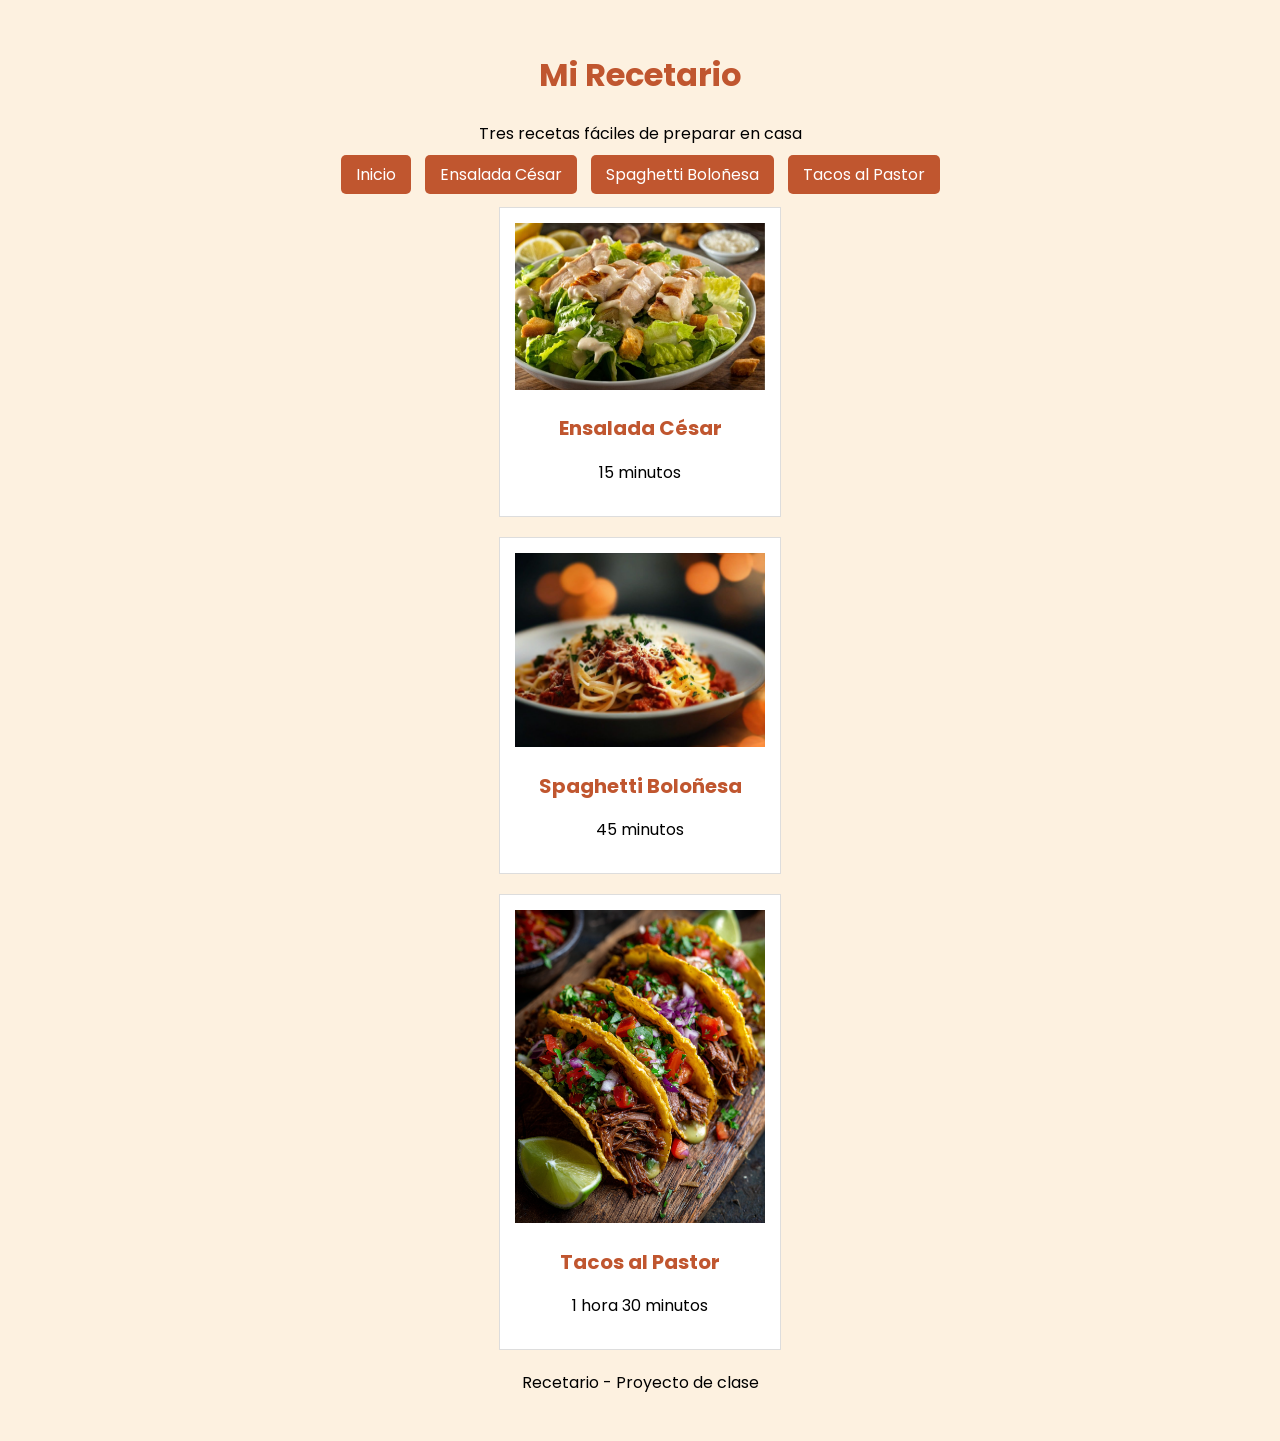
<file: recetario/index.html>
<!DOCTYPE html>
<html lang="es">
<head>
  <meta charset="UTF-8" />
  <meta name="viewport" content="width=device-width, initial-scale=1.0" />
  <title>Recetario - Inicio</title>
  <link href="https://fonts.googleapis.com/css2?family=Poppins&display=swap" rel="stylesheet" />

  <style>
    body {
      font-family: 'Poppins', sans-serif;
      background-color: #fdf1e0;
      text-align: center;
      margin: 0;
      padding: 30px 10px;
    }

    h1 {
      color: #c0562f;
    }

    nav a {
      margin: 5px;
      padding: 8px 15px;
      background-color: #c0562f;
      color: white;
      text-decoration: none;
      border-radius: 5px;
    }

    .tarjeta {
      display: block;
      background-color: white;
      border: 1px solid #ddd;
      padding: 15px;
      margin: 20px auto;
      width: 250px;
      text-decoration: none;
      color: black;
    }

    .tarjeta img {
      width: 100%;
    }

    .tarjeta h2 {
      color: #c0562f;
      font-size: 20px;
    }
  </style>
</head>
<body>

  <h1>Mi Recetario</h1>
  <p>Tres recetas fáciles de preparar en casa</p>

  <nav>
    <a href="index.html">Inicio</a>
    <a href="receta-cesar.html">Ensalada César</a>
    <a href="receta-bolonesa.html">Spaghetti Boloñesa</a>
    <a href="receta-tacos.html">Tacos al Pastor</a>
  </nav>

  <a class="tarjeta" href="receta-cesar.html">
    <img src="img/cesar.jpg" alt="Ensalada César" />
    <h2>Ensalada César</h2>
    <p>15 minutos</p>
  </a>

  <a class="tarjeta" href="receta-bolonesa.html">
    <img src="img/boloñesa.jpg" alt="Spaghetti Boloñesa" />
    <h2>Spaghetti Boloñesa</h2>
    <p>45 minutos</p>
  </a>

  <a class="tarjeta" href="receta-tacos.html">
    <img src="img/Tacos.png" alt="Tacos al Pastor" />
    <h2>Tacos al Pastor</h2>
    <p>1 hora 30 minutos</p>
  </a>

  <p>Recetario - Proyecto de clase</p>

</body>
</html>
</file>
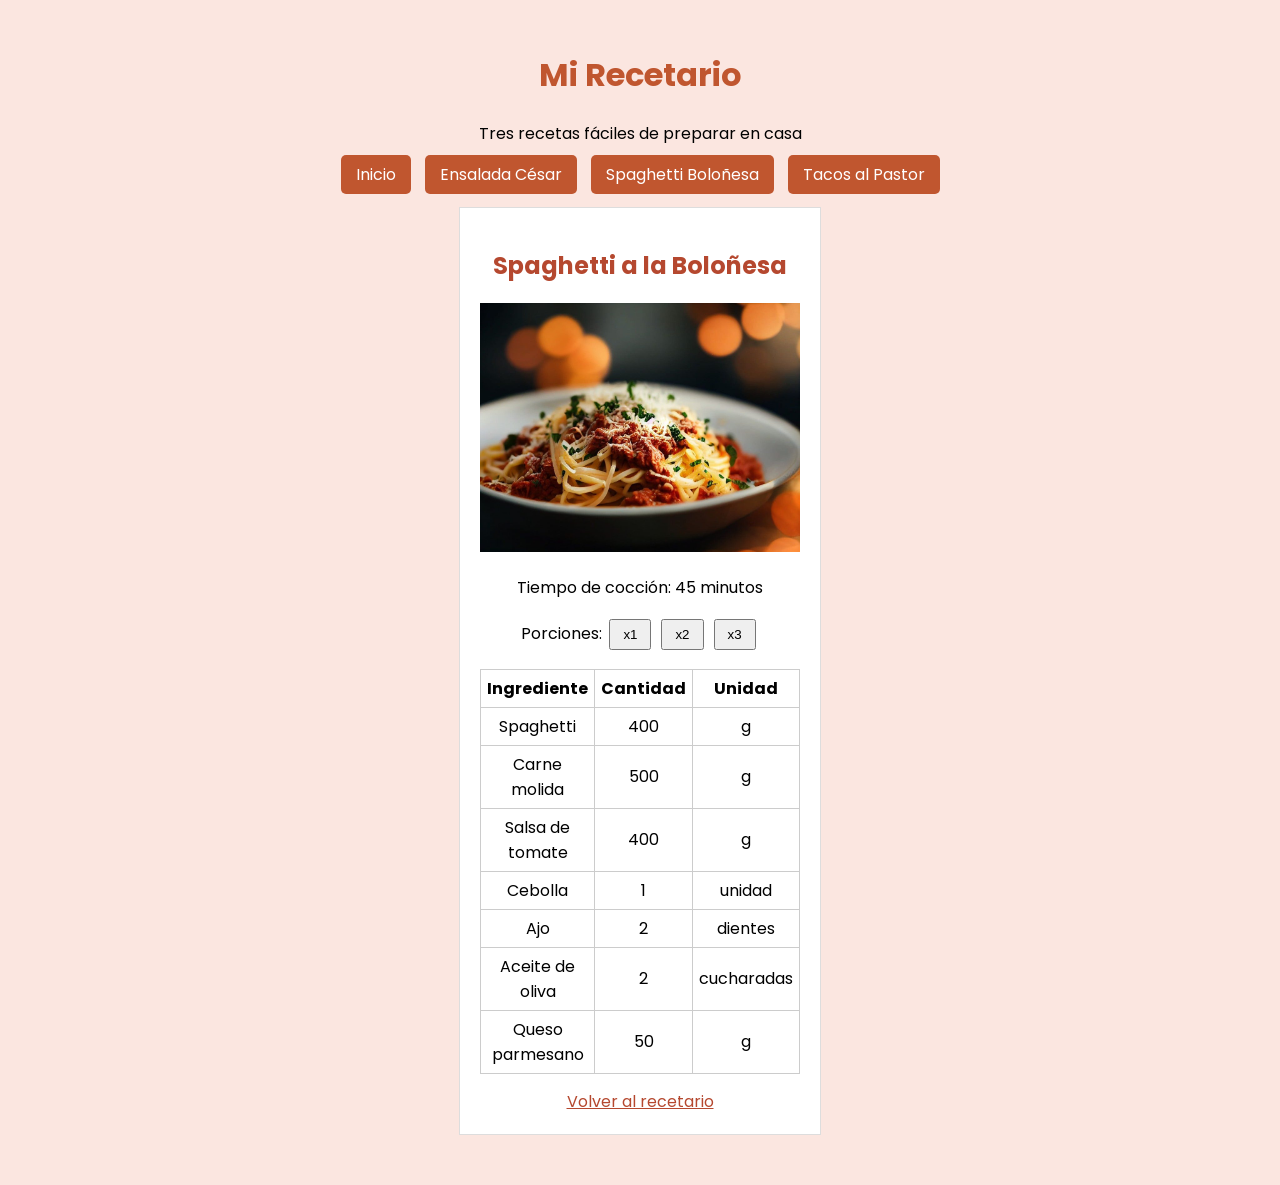
<file: recetario/receta-bolonesa.html>
<!DOCTYPE html>
<html lang="es">
<head>
  <meta charset="UTF-8" />
  <meta name="viewport" content="width=device-width, initial-scale=1.0" />
  <title>Spaghetti Boloñesa - Recetario</title>
  <link href="https://fonts.googleapis.com/css2?family=Poppins&display=swap" rel="stylesheet" />

  <style>
    body {
      font-family: 'Poppins', sans-serif;
      background-color: #fbe6e0;
      text-align: center;
      margin: 0;
      padding: 30px 10px;
    }

    h1 {
      color: #c0562f;
    }

    nav a {
      margin: 5px;
      padding: 8px 15px;
      background-color: #c0562f;
      color: white;
      text-decoration: none;
      border-radius: 5px;
    }

    .contenido {
      background-color: white;
      border: 1px solid #ddd;
      padding: 20px;
      margin: 20px auto;
      width: 320px;
    }

    .contenido img {
      width: 100%;
    }

    .contenido h2 {
      color: #b5482f;
    }

    table {
      margin: 15px auto;
      border-collapse: collapse;
      width: 100%;
    }

    th, td {
      border: 1px solid #ccc;
      padding: 6px;
      text-align: center;
    }

    button {
      padding: 6px 12px;
      margin: 3px;
      cursor: pointer;
    }

    a.volver {
      color: #b5482f;
    }
  </style>
</head>
<body>

  <h1>Mi Recetario</h1>
  <p>Tres recetas fáciles de preparar en casa</p>

  <nav>
    <a href="index.html">Inicio</a>
    <a href="receta-cesar.html">Ensalada César</a>
    <a href="receta-bolonesa.html">Spaghetti Boloñesa</a>
    <a href="receta-tacos.html">Tacos al Pastor</a>
  </nav>

  <div class="contenido">
    <h2>Spaghetti a la Boloñesa</h2>

    <img src="img/boloñesa.jpg" alt="Spaghetti Boloñesa" />

    <p>Tiempo de cocción: 45 minutos</p>

    <p>
      Porciones:
      <button onclick="cambiarPorciones(1)">x1</button>
      <button onclick="cambiarPorciones(2)">x2</button>
      <button onclick="cambiarPorciones(3)">x3</button>
    </p>

    <table>
      <tr>
        <th>Ingrediente</th>
        <th>Cantidad</th>
        <th>Unidad</th>
      </tr>
      <tr>
        <td>Spaghetti</td>
        <td class="cantidad" data-base="400">400</td>
        <td>g</td>
      </tr>
      <tr>
        <td>Carne molida</td>
        <td class="cantidad" data-base="500">500</td>
        <td>g</td>
      </tr>
      <tr>
        <td>Salsa de tomate</td>
        <td class="cantidad" data-base="400">400</td>
        <td>g</td>
      </tr>
      <tr>
        <td>Cebolla</td>
        <td class="cantidad" data-base="1">1</td>
        <td>unidad</td>
      </tr>
      <tr>
        <td>Ajo</td>
        <td class="cantidad" data-base="2">2</td>
        <td>dientes</td>
      </tr>
      <tr>
        <td>Aceite de oliva</td>
        <td class="cantidad" data-base="2">2</td>
        <td>cucharadas</td>
      </tr>
      <tr>
        <td>Queso parmesano</td>
        <td class="cantidad" data-base="50">50</td>
        <td>g</td>
      </tr>
    </table>

    <a class="volver" href="index.html">Volver al recetario</a>
  </div>

  <script>
    function cambiarPorciones(factor) {
      var celdas = document.getElementsByClassName("cantidad");
      for (var i = 0; i < celdas.length; i++) {
        var base = Number(celdas[i].getAttribute("data-base"));
        celdas[i].innerHTML = base * factor;
      }
    }
  </script>

</body>
</html>
</file>
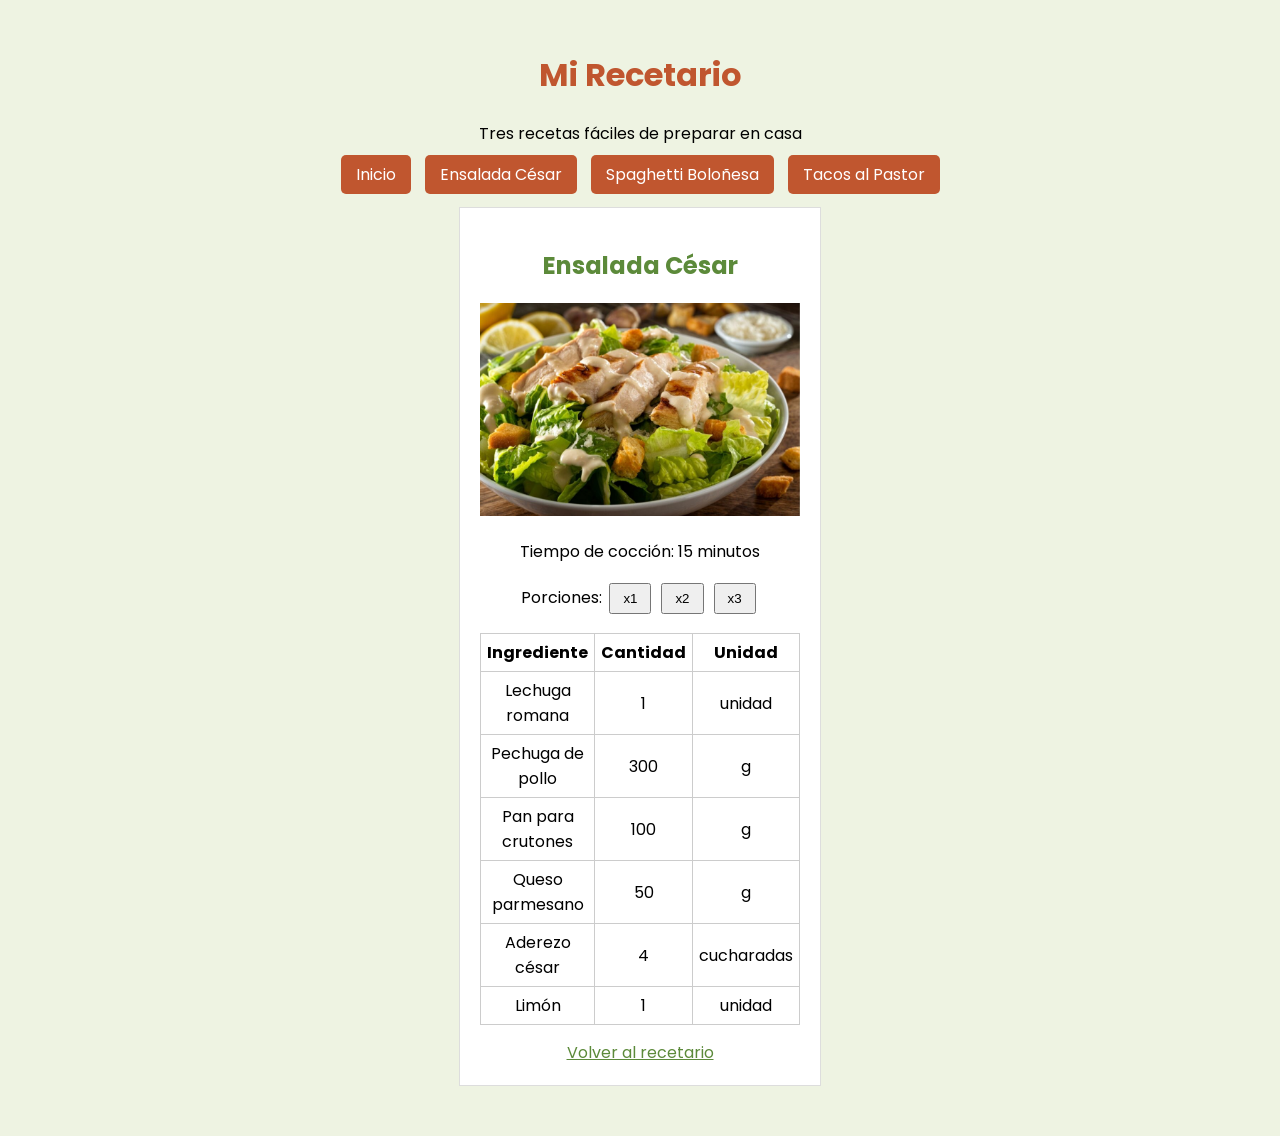
<file: recetario/receta-cesar.html>
<!DOCTYPE html>
<html lang="es">
<head>
  <meta charset="UTF-8" />
  <meta name="viewport" content="width=device-width, initial-scale=1.0" />
  <title>Ensalada César - Recetario</title>
  <link href="https://fonts.googleapis.com/css2?family=Poppins&display=swap" rel="stylesheet" />

  <style>
    body {
      font-family: 'Poppins', sans-serif;
      background-color: #eef3e2;
      text-align: center;
      margin: 0;
      padding: 30px 10px;
    }

    h1 {
      color: #c0562f;
    }

    nav a {
      margin: 5px;
      padding: 8px 15px;
      background-color: #c0562f;
      color: white;
      text-decoration: none;
      border-radius: 5px;
    }

    .contenido {
      background-color: white;
      border: 1px solid #ddd;
      padding: 20px;
      margin: 20px auto;
      width: 320px;
    }

    .contenido img {
      width: 100%;
    }

    .contenido h2 {
      color: #5c8a3a;
    }

    table {
      margin: 15px auto;
      border-collapse: collapse;
      width: 100%;
    }

    th, td {
      border: 1px solid #ccc;
      padding: 6px;
      text-align: center;
    }

    button {
      padding: 6px 12px;
      margin: 3px;
      cursor: pointer;
    }

    a.volver {
      color: #5c8a3a;
    }
  </style>
</head>
<body>

  <h1>Mi Recetario</h1>
  <p>Tres recetas fáciles de preparar en casa</p>

  <nav>
    <a href="index.html">Inicio</a>
    <a href="receta-cesar.html">Ensalada César</a>
    <a href="receta-bolonesa.html">Spaghetti Boloñesa</a>
    <a href="receta-tacos.html">Tacos al Pastor</a>
  </nav>

  <div class="contenido">
    <h2>Ensalada César</h2>

    <img src="img/cesar.jpg" alt="Ensalada César" />

    <p>Tiempo de cocción: 15 minutos</p>

    <p>
      Porciones:
      <button onclick="cambiarPorciones(1)">x1</button>
      <button onclick="cambiarPorciones(2)">x2</button>
      <button onclick="cambiarPorciones(3)">x3</button>
    </p>

    <table>
      <tr>
        <th>Ingrediente</th>
        <th>Cantidad</th>
        <th>Unidad</th>
      </tr>
      <tr>
        <td>Lechuga romana</td>
        <td class="cantidad" data-base="1">1</td>
        <td>unidad</td>
      </tr>
      <tr>
        <td>Pechuga de pollo</td>
        <td class="cantidad" data-base="300">300</td>
        <td>g</td>
      </tr>
      <tr>
        <td>Pan para crutones</td>
        <td class="cantidad" data-base="100">100</td>
        <td>g</td>
      </tr>
      <tr>
        <td>Queso parmesano</td>
        <td class="cantidad" data-base="50">50</td>
        <td>g</td>
      </tr>
      <tr>
        <td>Aderezo césar</td>
        <td class="cantidad" data-base="4">4</td>
        <td>cucharadas</td>
      </tr>
      <tr>
        <td>Limón</td>
        <td class="cantidad" data-base="1">1</td>
        <td>unidad</td>
      </tr>
    </table>

    <a class="volver" href="index.html">Volver al recetario</a>
  </div>

  <script>
    function cambiarPorciones(factor) {
      var celdas = document.getElementsByClassName("cantidad");
      for (var i = 0; i < celdas.length; i++) {
        var base = Number(celdas[i].getAttribute("data-base"));
        celdas[i].innerHTML = base * factor;
      }
    }
  </script>

</body>
</html>
</file>
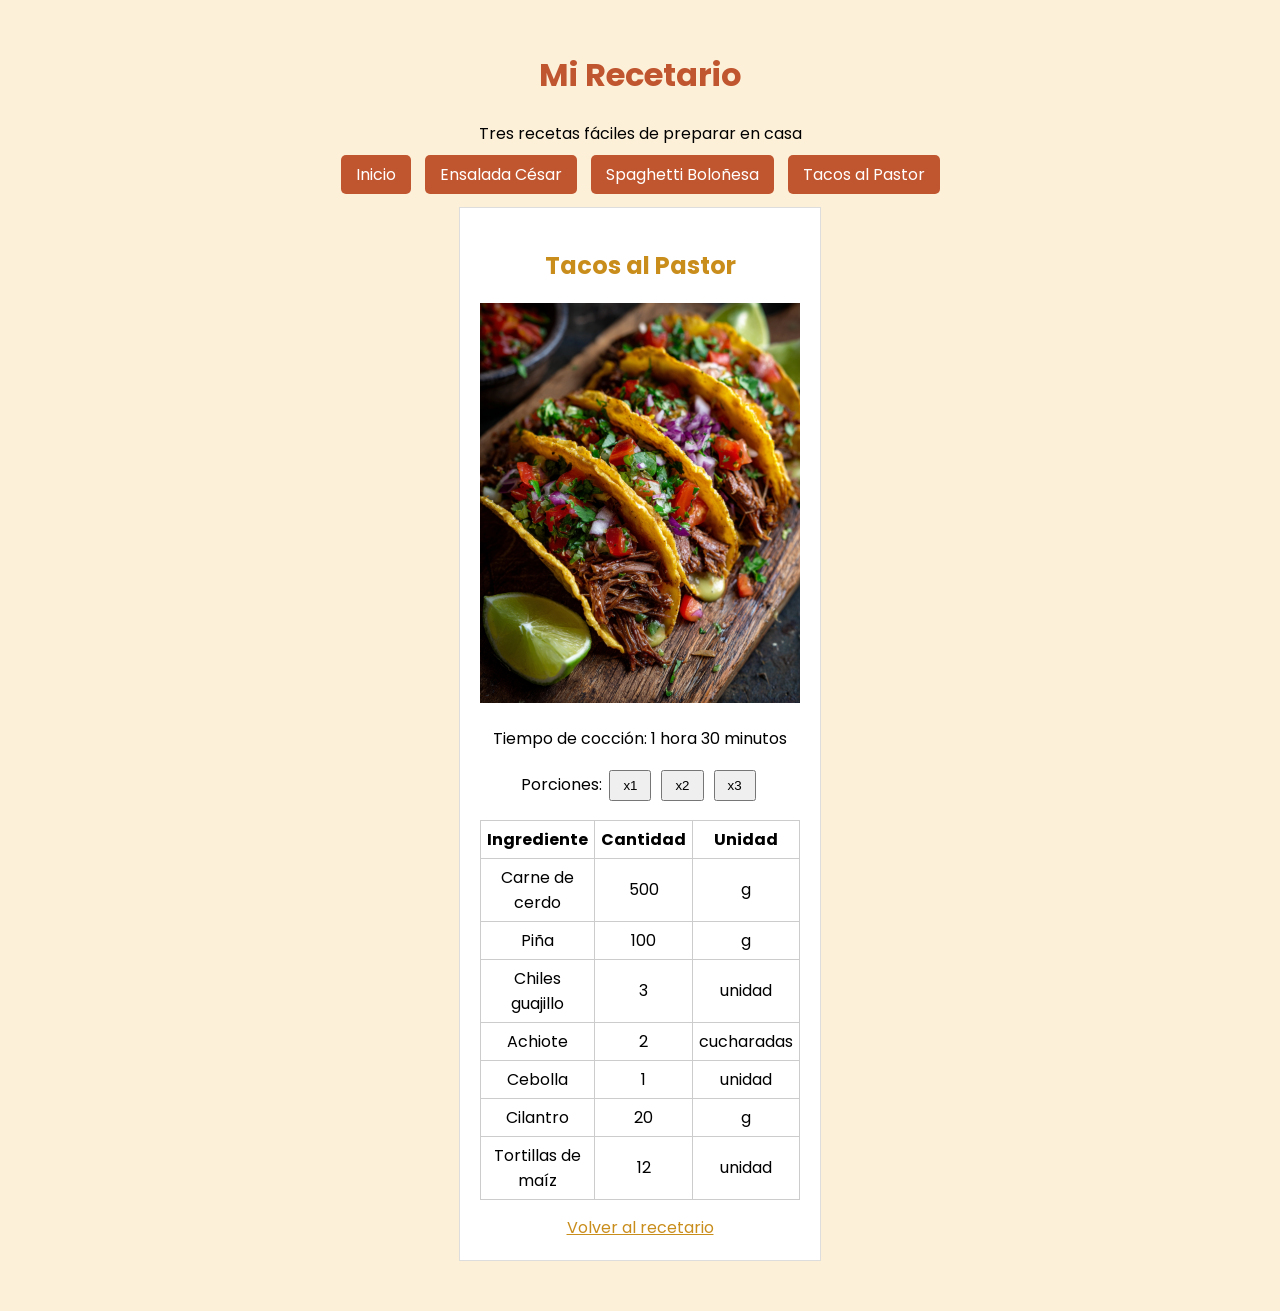
<file: recetario/receta-tacos.html>
<!DOCTYPE html>
<html lang="es">
<head>
  <meta charset="UTF-8" />
  <meta name="viewport" content="width=device-width, initial-scale=1.0" />
  <title>Tacos al Pastor - Recetario</title>
  <link href="https://fonts.googleapis.com/css2?family=Poppins&display=swap" rel="stylesheet" />

  <style>
    body {
      font-family: 'Poppins', sans-serif;
      background-color: #fdf0d9;
      text-align: center;
      margin: 0;
      padding: 30px 10px;
    }

    h1 {
      color: #c0562f;
    }

    nav a {
      margin: 5px;
      padding: 8px 15px;
      background-color: #c0562f;
      color: white;
      text-decoration: none;
      border-radius: 5px;
    }

    .contenido {
      background-color: white;
      border: 1px solid #ddd;
      padding: 20px;
      margin: 20px auto;
      width: 320px;
    }

    .contenido img {
      width: 100%;
    }

    .contenido h2 {
      color: #c98d1c;
    }

    table {
      margin: 15px auto;
      border-collapse: collapse;
      width: 100%;
    }

    th, td {
      border: 1px solid #ccc;
      padding: 6px;
      text-align: center;
    }

    button {
      padding: 6px 12px;
      margin: 3px;
      cursor: pointer;
    }

    a.volver {
      color: #c98d1c;
    }
  </style>
</head>
<body>

  <h1>Mi Recetario</h1>
  <p>Tres recetas fáciles de preparar en casa</p>

  <nav>
    <a href="index.html">Inicio</a>
    <a href="receta-cesar.html">Ensalada César</a>
    <a href="receta-bolonesa.html">Spaghetti Boloñesa</a>
    <a href="receta-tacos.html">Tacos al Pastor</a>
  </nav>

  <div class="contenido">
    <h2>Tacos al Pastor</h2>

    <img src="img/Tacos.png" alt="Tacos al Pastor" />

    <p>Tiempo de cocción: 1 hora 30 minutos</p>

    <p>
      Porciones:
      <button onclick="cambiarPorciones(1)">x1</button>
      <button onclick="cambiarPorciones(2)">x2</button>
      <button onclick="cambiarPorciones(3)">x3</button>
    </p>

    <table>
      <tr>
        <th>Ingrediente</th>
        <th>Cantidad</th>
        <th>Unidad</th>
      </tr>
      <tr>
        <td>Carne de cerdo</td>
        <td class="cantidad" data-base="500">500</td>
        <td>g</td>
      </tr>
      <tr>
        <td>Piña</td>
        <td class="cantidad" data-base="100">100</td>
        <td>g</td>
      </tr>
      <tr>
        <td>Chiles guajillo</td>
        <td class="cantidad" data-base="3">3</td>
        <td>unidad</td>
      </tr>
      <tr>
        <td>Achiote</td>
        <td class="cantidad" data-base="2">2</td>
        <td>cucharadas</td>
      </tr>
      <tr>
        <td>Cebolla</td>
        <td class="cantidad" data-base="1">1</td>
        <td>unidad</td>
      </tr>
      <tr>
        <td>Cilantro</td>
        <td class="cantidad" data-base="20">20</td>
        <td>g</td>
      </tr>
      <tr>
        <td>Tortillas de maíz</td>
        <td class="cantidad" data-base="12">12</td>
        <td>unidad</td>
      </tr>
    </table>

    <a class="volver" href="index.html">Volver al recetario</a>
  </div>

  <script>
    function cambiarPorciones(factor) {
      var celdas = document.getElementsByClassName("cantidad");
      for (var i = 0; i < celdas.length; i++) {
        var base = Number(celdas[i].getAttribute("data-base"));
        celdas[i].innerHTML = base * factor;
      }
    }
  </script>

</body>
</html>
</file>
